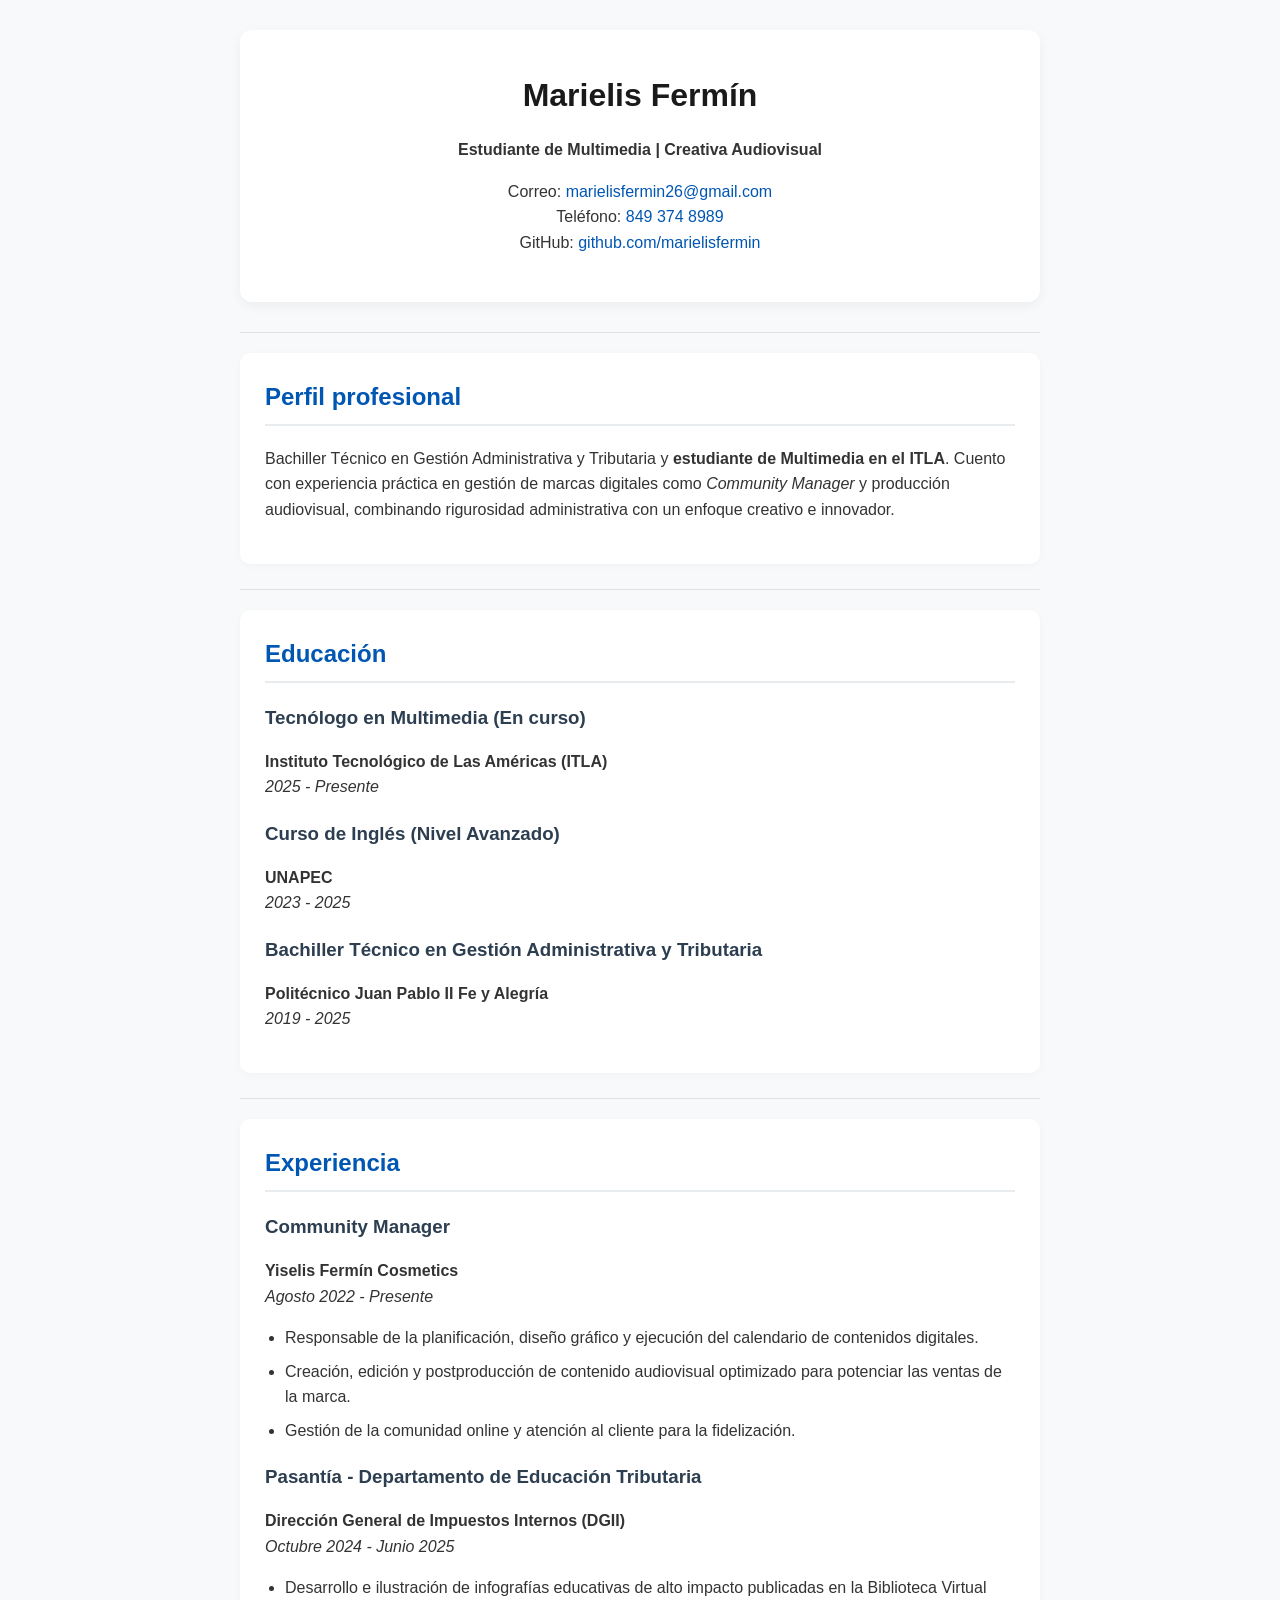
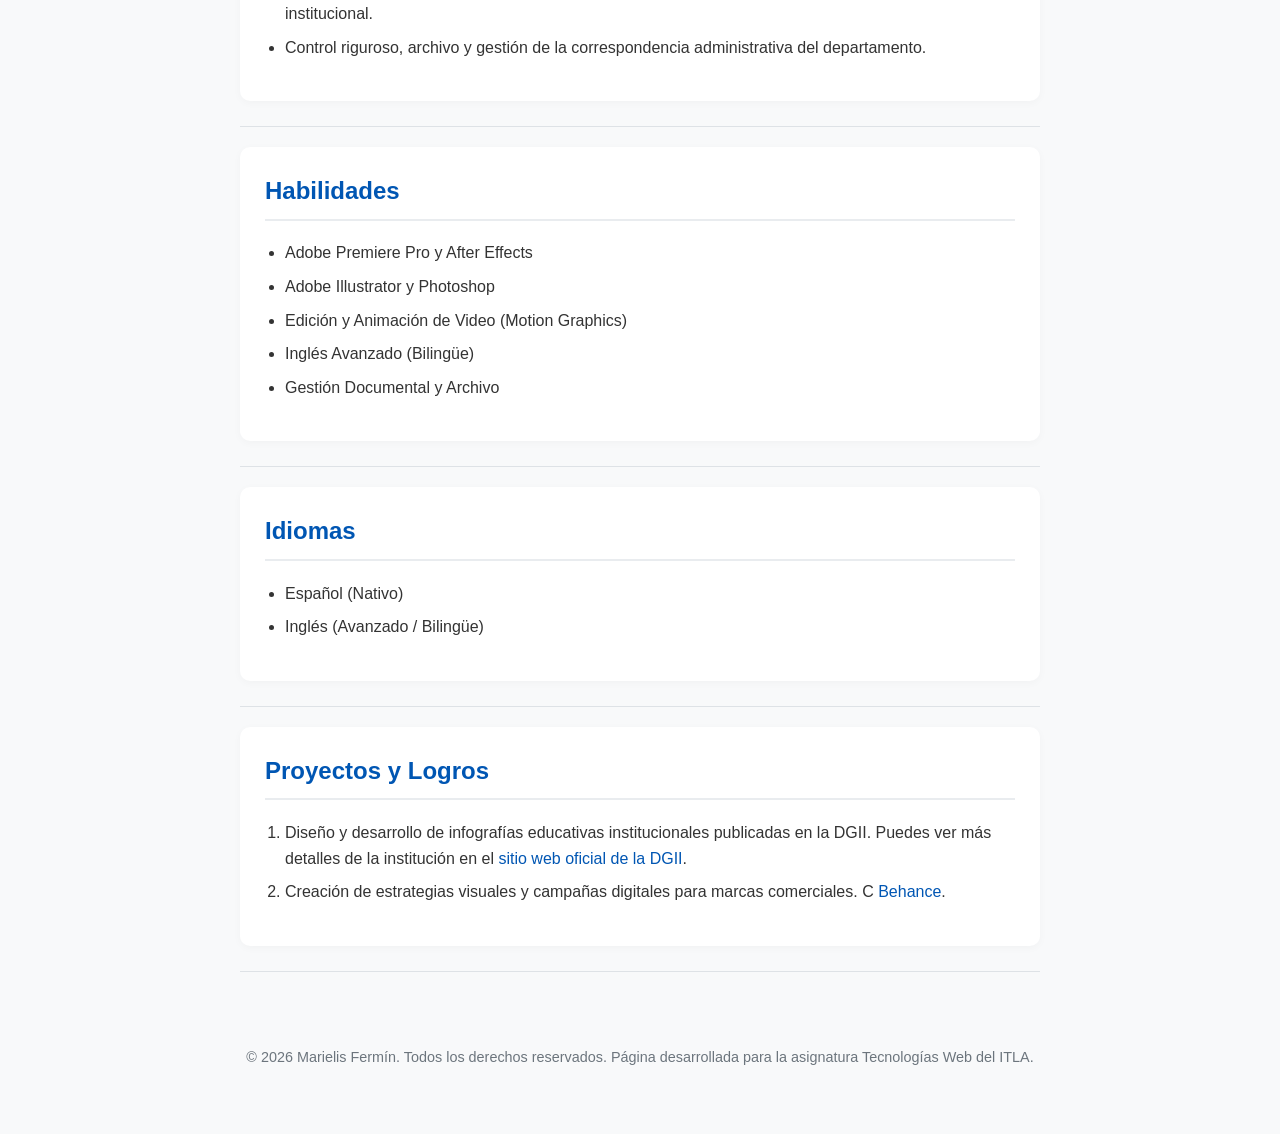
<file: index.html>
<!DOCTYPE html>
<html lang="es">
<head>
    <meta charset="UTF-8">
    <title>Currículum Vítae - Marielis Fermín</title>
   <link rel="stylesheet" href="estilo.css">
</head>
<body>

    <header>
        <h1>Marielis Fermín</h1>
        <p><strong>Estudiante de Multimedia | Creativa Audiovisual</strong></p>
        <p>
            Correo: <a href="mailto:marielisfermin26@gmail.com">marielisfermin26@gmail.com</a><br>
            Teléfono: <a href="tel:8493748989">849 374 8989</a><br>
            GitHub: <a href="https://github.com" target="_blank">github.com/marielisfermin</a>
        </p>
    </header>

    <hr>

    <main>
        <section>
            <h2>Perfil profesional</h2>
            <p>Bachiller Técnico en Gestión Administrativa y Tributaria y <strong>estudiante de Multimedia en el ITLA</strong>. Cuento con experiencia práctica en gestión de marcas digitales como <em>Community Manager</em> y producción audiovisual, combinando rigurosidad administrativa con un enfoque creativo e innovador.</p>
        </section>

        <hr>

        <section>
            <h2>Educación</h2>
            <h3>Tecnólogo en Multimedia (En curso)</h3>
            <p><strong>Instituto Tecnológico de Las Américas (ITLA)</strong><br><em>2025 - Presente</em></p>
            
            <h3>Curso de Inglés (Nivel Avanzado)</h3>
            <p><strong>UNAPEC</strong><br><em>2023 - 2025</em></p>

            <h3>Bachiller Técnico en Gestión Administrativa y Tributaria</h3>
            <p><strong>Politécnico Juan Pablo II Fe y Alegría</strong><br><em>2019 - 2025</em></p>
        </section>

        <hr>

        <section>
            <h2>Experiencia</h2>
            <h3>Community Manager</h3>
            <p><strong>Yiselis Fermín Cosmetics</strong><br><em>Agosto 2022 - Presente</em></p>
            <ul>
                <li>Responsable de la planificación, diseño gráfico y ejecución del calendario de contenidos digitales.</li>
                <li>Creación, edición y postproducción de contenido audiovisual optimizado para potenciar las ventas de la marca.</li>
                <li>Gestión de la comunidad online y atención al cliente para la fidelización.</li>
            </ul>

            <h3>Pasantía - Departamento de Educación Tributaria</h3>
            <p><strong>Dirección General de Impuestos Internos (DGII)</strong><br><em>Octubre 2024 - Junio 2025</em></p>
            <ul>
                <li>Desarrollo e ilustración de infografías educativas de alto impacto publicadas en la Biblioteca Virtual institucional.</li>
                <li>Control riguroso, archivo y gestión de la correspondencia administrativa del departamento.</li>
            </ul>
        </section>

        <hr>

        <section>
            <h2>Habilidades</h2>
            <ul>
                <li>Adobe Premiere Pro y After Effects</li>
                <li>Adobe Illustrator y Photoshop</li>
                <li>Edición y Animación de Video (Motion Graphics)</li>
                <li>Inglés Avanzado (Bilingüe)</li>
                <li>Gestión Documental y Archivo</li>
            </ul>
        </section>

        <hr>

        <section>
            <h2>Idiomas</h2>
            <ul>
                <li>Español (Nativo)</li>
                <li>Inglés (Avanzado / Bilingüe)</li>
            </ul>
        </section>

        <hr>

        <section>
            <h2>Proyectos y Logros</h2>
            <ol>
                <li>Diseño y desarrollo de infografías educativas institucionales publicadas en la DGII. Puedes ver más detalles de la institución en el <a href="https://dgii.gov.do/publicacionesOficiales/bibliotecaVirtual/Paginas/default.aspx" target="_blank">sitio web oficial de la DGII</a>.</li>
                <li>Creación de estrategias visuales y campañas digitales para marcas comerciales. C <a href="https://behance.net" target="_blank">Behance</a>.</li>
            </ol>
        </section>
    </main>

    <hr>

    <footer>
        <p>© 2026 Marielis Fermín. Todos los derechos reservados. Página desarrollada para la asignatura Tecnologías Web del ITLA.</p>
    </footer>

</body>
</html>
</file>
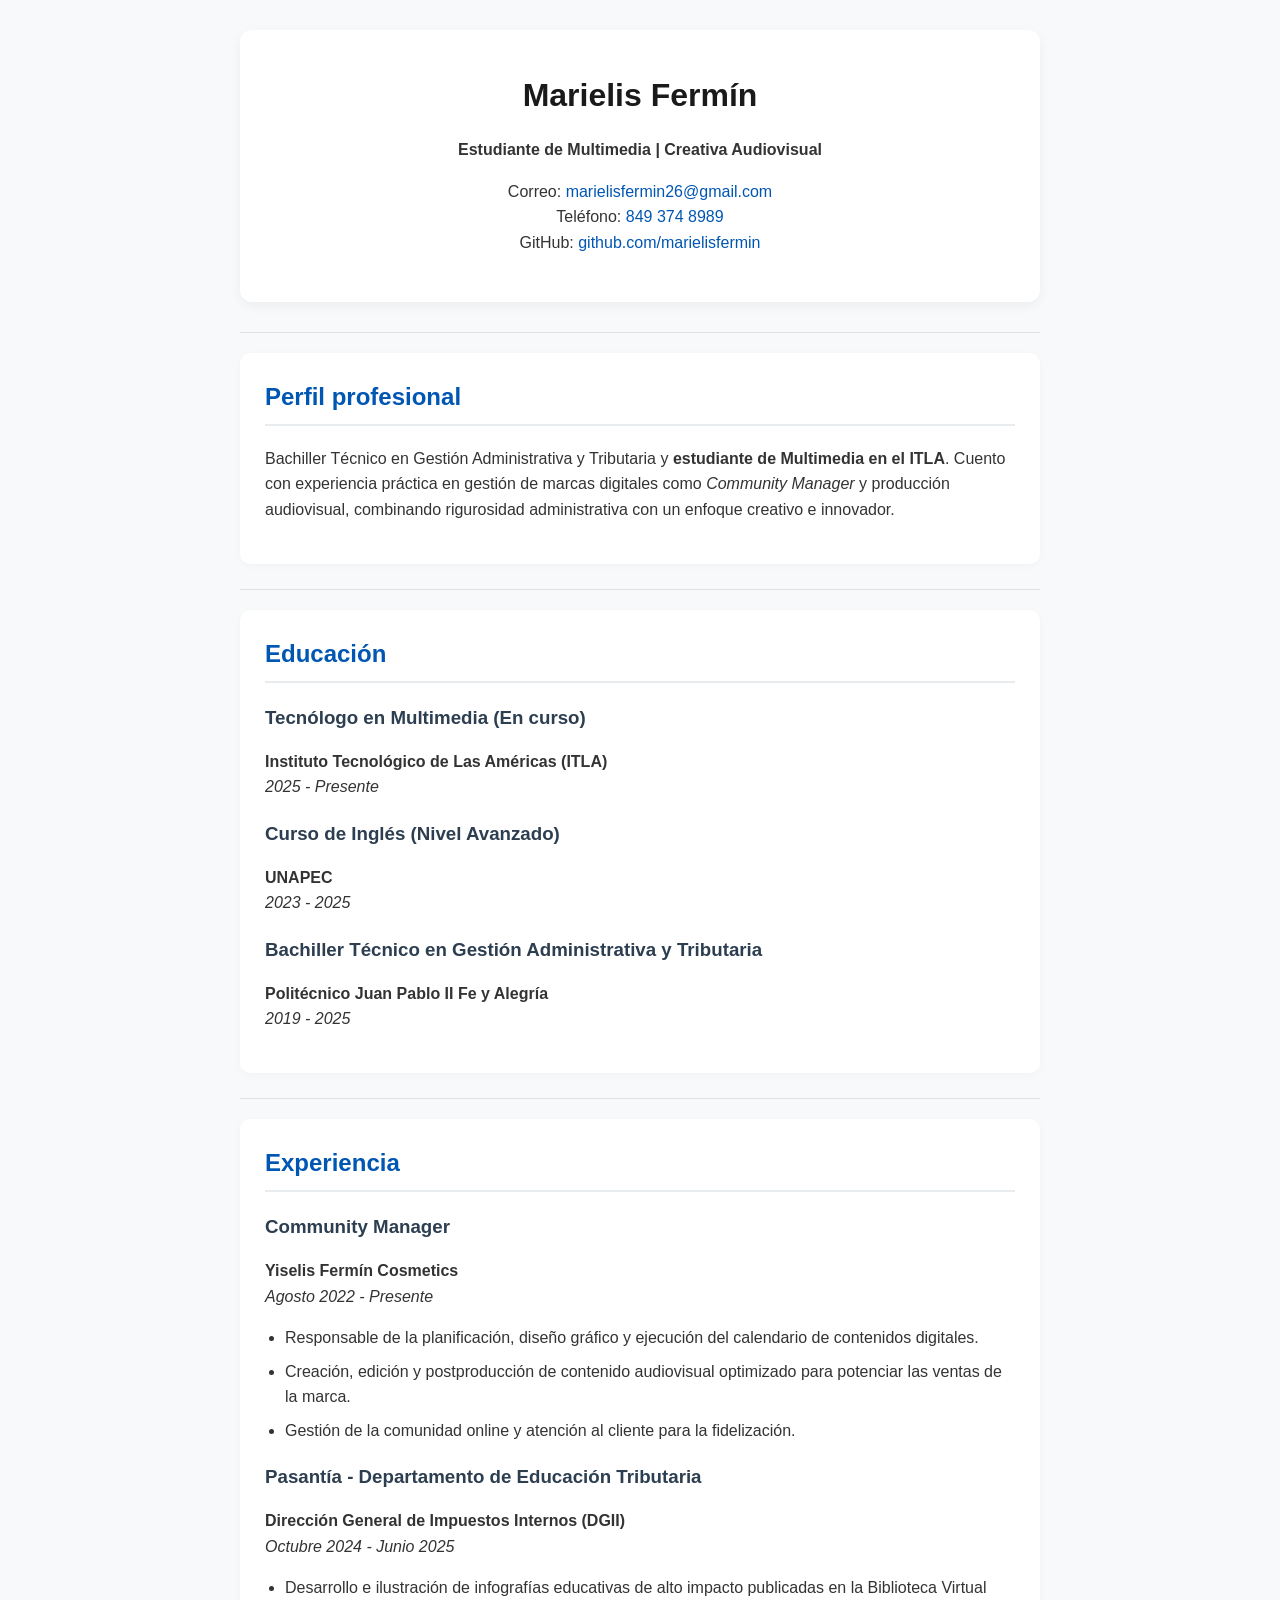
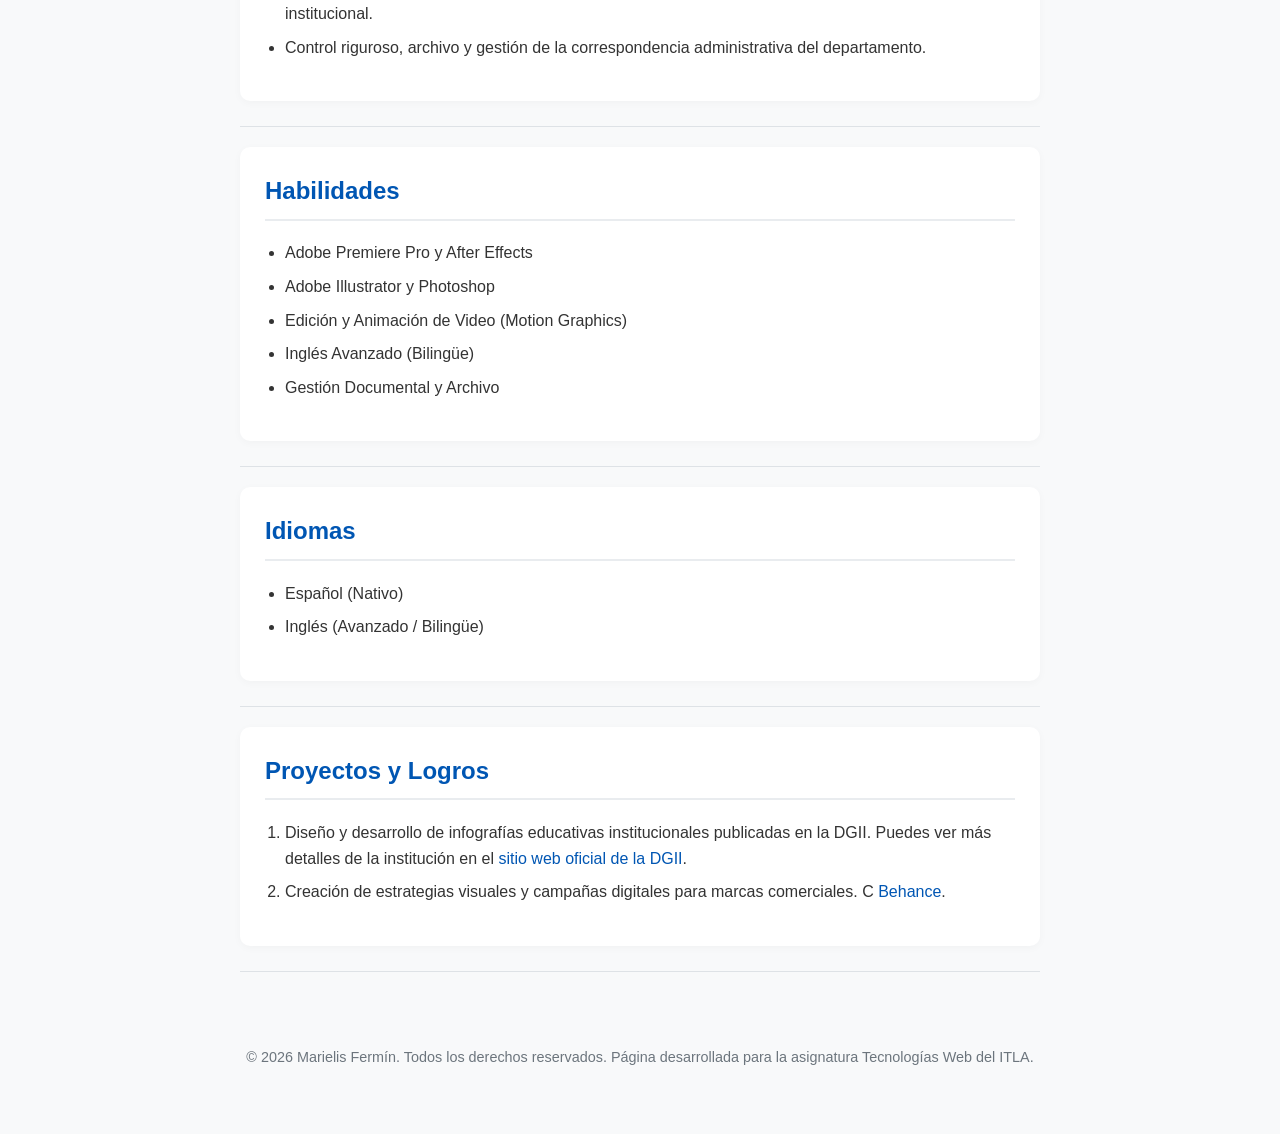
<file: resume.html>
<!DOCTYPE html>
<html lang="es">
<head>
    <meta charset="UTF-8">
    <title>Currículum Vítae - Marielis Fermín</title>
   <link rel="stylesheet" href="estilo.css">
</head>
<body>

    <header>
        <h1>Marielis Fermín</h1>
        <p><strong>Estudiante de Multimedia | Creativa Audiovisual</strong></p>
        <p>
            Correo: <a href="mailto:marielisfermin26@gmail.com">marielisfermin26@gmail.com</a><br>
            Teléfono: <a href="tel:8493748989">849 374 8989</a><br>
            GitHub: <a href="https://github.com" target="_blank">github.com/marielisfermin</a>
        </p>
    </header>

    <hr>

    <main>
        <section>
            <h2>Perfil profesional</h2>
            <p>Bachiller Técnico en Gestión Administrativa y Tributaria y <strong>estudiante de Multimedia en el ITLA</strong>. Cuento con experiencia práctica en gestión de marcas digitales como <em>Community Manager</em> y producción audiovisual, combinando rigurosidad administrativa con un enfoque creativo e innovador.</p>
        </section>

        <hr>

        <section>
            <h2>Educación</h2>
            <h3>Tecnólogo en Multimedia (En curso)</h3>
            <p><strong>Instituto Tecnológico de Las Américas (ITLA)</strong><br><em>2025 - Presente</em></p>
            
            <h3>Curso de Inglés (Nivel Avanzado)</h3>
            <p><strong>UNAPEC</strong><br><em>2023 - 2025</em></p>

            <h3>Bachiller Técnico en Gestión Administrativa y Tributaria</h3>
            <p><strong>Politécnico Juan Pablo II Fe y Alegría</strong><br><em>2019 - 2025</em></p>
        </section>

        <hr>

        <section>
            <h2>Experiencia</h2>
            <h3>Community Manager</h3>
            <p><strong>Yiselis Fermín Cosmetics</strong><br><em>Agosto 2022 - Presente</em></p>
            <ul>
                <li>Responsable de la planificación, diseño gráfico y ejecución del calendario de contenidos digitales.</li>
                <li>Creación, edición y postproducción de contenido audiovisual optimizado para potenciar las ventas de la marca.</li>
                <li>Gestión de la comunidad online y atención al cliente para la fidelización.</li>
            </ul>

            <h3>Pasantía - Departamento de Educación Tributaria</h3>
            <p><strong>Dirección General de Impuestos Internos (DGII)</strong><br><em>Octubre 2024 - Junio 2025</em></p>
            <ul>
                <li>Desarrollo e ilustración de infografías educativas de alto impacto publicadas en la Biblioteca Virtual institucional.</li>
                <li>Control riguroso, archivo y gestión de la correspondencia administrativa del departamento.</li>
            </ul>
        </section>

        <hr>

        <section>
            <h2>Habilidades</h2>
            <ul>
                <li>Adobe Premiere Pro y After Effects</li>
                <li>Adobe Illustrator y Photoshop</li>
                <li>Edición y Animación de Video (Motion Graphics)</li>
                <li>Inglés Avanzado (Bilingüe)</li>
                <li>Gestión Documental y Archivo</li>
            </ul>
        </section>

        <hr>

        <section>
            <h2>Idiomas</h2>
            <ul>
                <li>Español (Nativo)</li>
                <li>Inglés (Avanzado / Bilingüe)</li>
            </ul>
        </section>

        <hr>

        <section>
            <h2>Proyectos y Logros</h2>
            <ol>
                <li>Diseño y desarrollo de infografías educativas institucionales publicadas en la DGII. Puedes ver más detalles de la institución en el <a href="https://dgii.gov.do/publicacionesOficiales/bibliotecaVirtual/Paginas/default.aspx" target="_blank">sitio web oficial de la DGII</a>.</li>
                <li>Creación de estrategias visuales y campañas digitales para marcas comerciales. C <a href="https://behance.net" target="_blank">Behance</a>.</li>
            </ol>
        </section>
    </main>

    <hr>

    <footer>
        <p>© 2026 Marielis Fermín. Todos los derechos reservados. Página desarrollada para la asignatura Tecnologías Web del ITLA.</p>
    </footer>

</body>
</html>
</file>
<file: estilo.css>
body {
    font-family: 'Segoe UI', Tahoma, Geneva, Verdana, sans-serif;
    line-height: 1.6;
    color: #333333;
    background-color: #f8f9fa;
    max-width: 800px;
    margin: 0 auto;
    padding: 30px;
}


header {
    text-align: center;
    background-color: #ffffff;
    padding: 30px;
    border-radius: 12px;
    box-shadow: 0 4px 12px rgba(0, 0, 0, 0.05);
    margin-bottom: 30px;
}

header img {
    border-radius: 50%;
    border: 3px solid #0056b3;
    object-fit: cover;
    margin-bottom: 15px;
}

h1 {
    margin: 10px 0 5px;
    color: #1a1a1a;
}


main section {
    background-color: #ffffff;
    padding: 25px;
    margin-bottom: 25px;
    border-radius: 10px;
    box-shadow: 0 2px 8px rgba(0, 0, 0, 0.03);
}

h2 {
    color: #0056b3;
    border-bottom: 2px solid #e9ecef;
    padding-bottom: 8px;
    margin-top: 0;
}

h3 {
    color: #2c3e50;
    margin-bottom: 5px;
}

a {
    color: #0056b3;
    text-decoration: none;
    transition: color 0.2s ease;
}

a:hover {
    color: #003d82;
    text-decoration: underline;
}


ul, ol {
    padding-left: 20px;
}

li {
    margin-bottom: 8px;
}

hr {
    border: none;
    height: 1px;
    background-color: #dee2e6;
    margin: 20px 0;
}

footer {
    text-align: center;
    font-size: 0.9rem;
    color: #6c757d;
    margin-top: 40px;
    padding: 20px 0;
}
</file>
